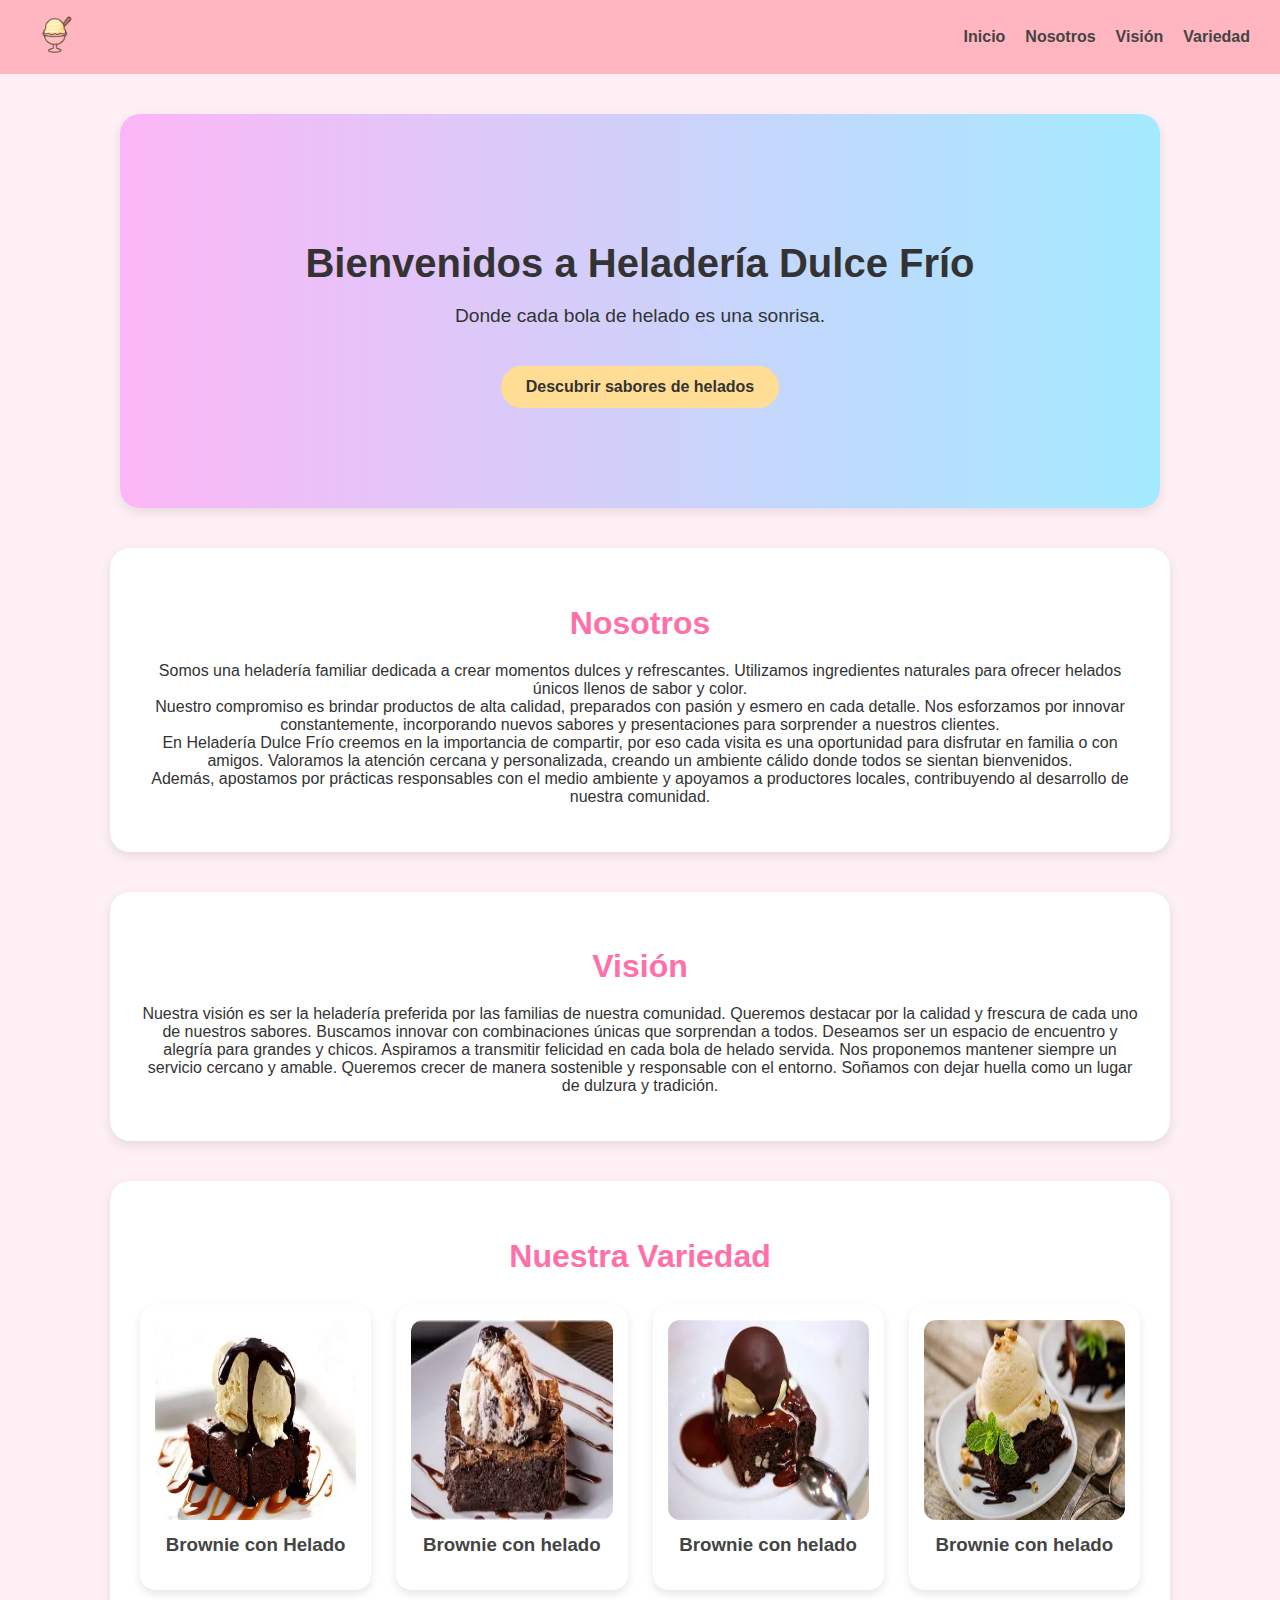
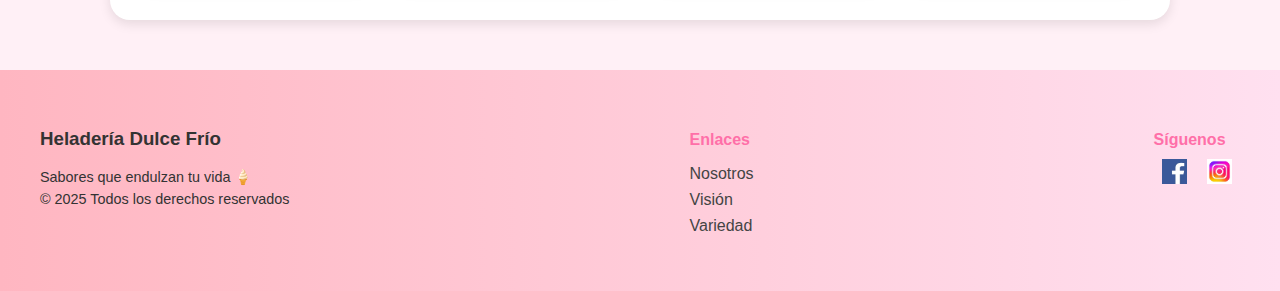
<file: pagina_recetas-20250926T113607Z-1-001/pagina_recetas/index.html>
<!DOCTYPE html>
<html lang="es">

<head>
    <meta charset="UTF-8" />
    <meta name="viewport" content="width=device-width, initial-scale=1.0" />
    <title>Heladería Dulce Frío</title>
    <link rel="stylesheet" href="estilos2.css" />
</head>

<body>
    <header>
        <nav>
            <a href="index.html" class="logo">
                <img src="img/logo.png" alt="logo heladería" />
            </a>
            <ul>
                <li><a href="#inicio">Inicio</a></li>
                <li><a href="#nosotros">Nosotros</a></li>
                <li><a href="#vision">Visión</a></li>
                <li><a href="#variedad">Variedad</a></li>
            </ul>
        </nav>
    </header>


    <section id="inicio" class="hero">
        <h1>Bienvenidos a Heladería Dulce Frío</h1>
        <p>Donde cada bola de helado es una sonrisa.</p>
        <a href="variedad.html" class="btn">Descubrir sabores de helados</a>
    </section>


    <section id="nosotros">
        <h2>Nosotros</h2>
        <p>Somos una heladería familiar dedicada a crear momentos dulces y refrescantes.
            Utilizamos ingredientes naturales para ofrecer helados únicos llenos de sabor y color.<br>
            Nuestro compromiso es brindar productos de alta calidad, preparados con pasión y esmero en cada detalle.
            Nos esforzamos por innovar constantemente, incorporando nuevos sabores y presentaciones para sorprender a
            nuestros clientes.<br>
            En Heladería Dulce Frío creemos en la importancia de compartir, por eso cada visita es una oportunidad para
            disfrutar en familia o con amigos.
            Valoramos la atención cercana y personalizada, creando un ambiente cálido donde todos se sientan
            bienvenidos.<br>
            Además, apostamos por prácticas responsables con el medio ambiente y apoyamos a productores locales,
            contribuyendo al desarrollo de nuestra comunidad.
        </p>
    </section>


    <section id="vision">
        <h2>Visión</h2>
        <p>Nuestra visión es ser la heladería preferida por las familias de nuestra comunidad.
            Queremos destacar por la calidad y frescura de cada uno de nuestros sabores.
            Buscamos innovar con combinaciones únicas que sorprendan a todos.
            Deseamos ser un espacio de encuentro y alegría para grandes y chicos.
            Aspiramos a transmitir felicidad en cada bola de helado servida.
            Nos proponemos mantener siempre un servicio cercano y amable.
            Queremos crecer de manera sostenible y responsable con el entorno.
            Soñamos con dejar huella como un lugar de dulzura y tradición.</p>
    </section>


    <section id="variedad">
        <h2>Nuestra Variedad</h2>
        <div class="grid">
            <article>
                <img src="img/OIP (1).webp" width="400" height="200"="brownie con helado">
                <h3>Brownie con Helado</h3>
            </article>
            <article>
                <img src="img/descargar1.webp" width="400" height="200" alt="ensalada de frutas con helado">
                <h3>Brownie con helado</h3>
            </article>
            <article>
                <img src="img/OIP (1)2.webp" width="400" height="200" alt="paleta dracula">
                <h3>Brownie con helado</h3>
            </article>
            <article>
                <img src="img/brownie.jpg" width="400" height="200" alt="waffle con helado">
                <h3>Brownie con helado</h3>
            </article>
        </div>
    </section>


    <footer>
        <div class="footer-container">

            <div class="footer-section">
                <h3>Heladería Dulce Frío</h3>
                <p>Sabores que endulzan tu vida 🍦</p>
                <p>&copy; 2025 Todos los derechos reservados</p>
            </div>


            <div class="footer-section">
                <h4>Enlaces</h4>
                <ul>
                    <li><a href="#nosotros">Nosotros</a></li>
                    <li><a href="#vision">Visión</a></li>
                    <li><a href="#variedad">Variedad</a></li>
                </ul>
            </div>


            <div class="footer-section">
        <h4>Síguenos</h4>
        <div class="social-icons">
          <a href="https://www.facebook.com/"><img src="img/facebook.webp"  alt="facebook"></a>
          <a href="https://www.instagram.com/"><img src="img/instagram.jpg" alt="instagram"></a>
          
        </div>
</file>
<file: pagina_recetas-20250926T113607Z-1-001/pagina_recetas/estilos2.css>
body {
  margin: 0;
  font-family: "Arial", sans-serif;
background-color: #fff0f6;
  color: #333;
}


header {
  background-color: #ffb6c1; 
  padding: 10px 30px;
}
nav {
  display: flex;
  justify-content: space-between;
  align-items: center;
}
nav .logo img {
  height: 50px;
}
nav ul {
  list-style: none;
  display: flex;
  gap: 20px;
  margin: 0;
  padding: 0;
}
nav ul li a {
  text-decoration: none;
  font-weight: bold;
  color: #444;
}
nav ul li a:hover {
  color: #fff;
}


.hero {
  text-align: center;
  padding: 100px 20px;
  background: linear-gradient(to right, #fcb6f6, #a3eaff);
}
.hero h1 {
  font-size: 2.5em;
  margin-bottom: 15px;
}
.hero p {
  font-size: 1.2em;
}
.hero .btn {
  display: inline-block;
  margin-top: 20px;
  padding: 12px 25px;
  background-color: #ffdd94;
  color: #333;
  border-radius: 25px;
  text-decoration: none;
  font-weight: bold;
}
.hero .btn:hover {
  background-color: #ffeab5;
}

section {
  max-width: 1000px;
  margin: 40px auto;
  padding: 30px;
  background: #fff;     
  border-radius: 20px;   
  box-shadow: 0 4px 12px rgba(0,0,0,0.1); 
  text-align: center;
}

section h2 {
  font-size: 2em;
  margin-bottom: 20px;
  color: #ff6fa8;
}


.grid {
  display: grid;
  grid-template-columns: repeat(auto-fit, minmax(220px, 1fr));
  gap: 25px;
  margin-top: 30px;
}
.grid article {
  background-color: #fff;
  padding: 15px;
  border-radius: 15px;
  box-shadow: 0 4px 8px rgba(0,0,0,0.1);
}
.grid img {
  width: 100%;
  border-radius: 12px;
}
.grid h3 {
  margin-top: 10px;
  color: #444;
}

footer {
  background: linear-gradient(to right, #ffb6c1, #ffe0f0);
  color: #333;
  padding: 40px 20px;
  margin-top: 50px;
  
}

.footer-container {
  display: flex;
  justify-content: space-between;
  flex-wrap: wrap;
  max-width: 1200px;
  margin: auto;
  gap: 30px;
  text-align: left;
}


.footer-section h4 {
  margin-bottom: 10px;
  color: #ff6fa8;
}

.footer-section p {
  margin: 5px 0;
  font-size: 0.9em;
}

.footer-section ul {
  list-style: none;
  padding: 0;
}

.footer-section ul li {
  margin: 8px 0;
}

.footer-section ul li a {
  text-decoration: none;
  color: #444;
  transition: color 0.3s;
}

.footer-section ul li a:hover {
  color: #ff6fa8;
}
.footer-section img {
  width: 25px;
  height: 25px;
}
.social-icons a {
  margin: 0 8px;
  display: inline-block;
}
.brownie-item img {

  border-radius: 20px;
  
 
}
</file>
